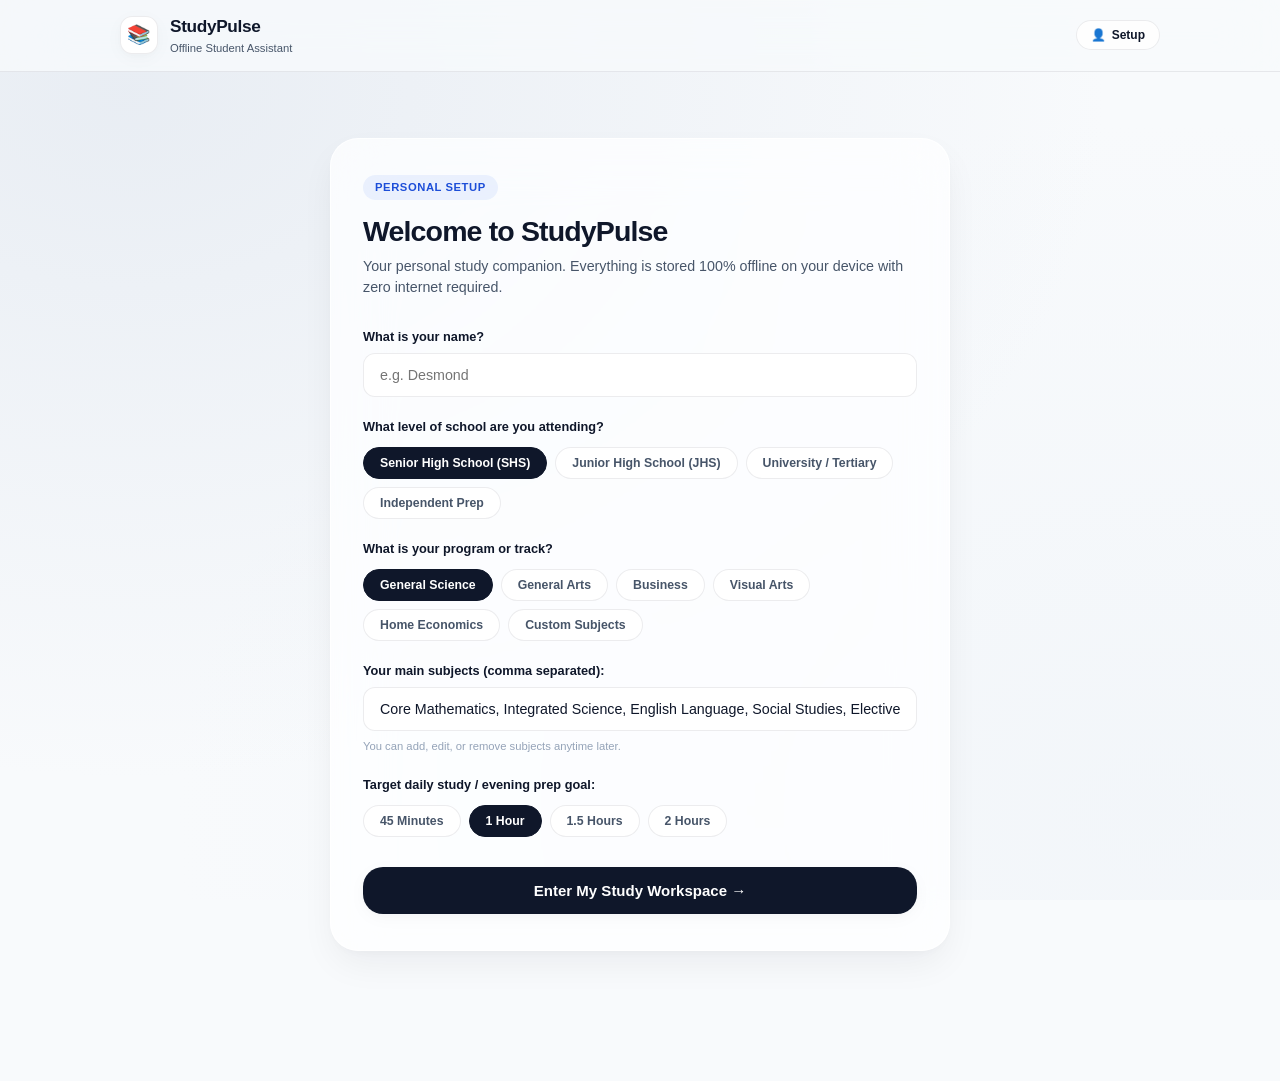
<file: StudyPulse/index.html>
﻿<!DOCTYPE html>
<html lang="en">
<head>
  <meta charset="UTF-8">
  <meta name="viewport" content="width=device-width, initial-scale=1.0, viewport-fit=cover">
  <title>StudyPulse - Offline Student Assistant & Planner</title>
  <meta name="description" content="Minimalist, 100% offline personal student assistant, timetable, and study planner.">
  <meta name="theme-color" content="#f8fafc">
  <meta name="apple-mobile-web-app-capable" content="yes">
  <meta name="apple-mobile-web-app-status-bar-style" content="default">
  <link rel="manifest" href="manifest.json">
  <link rel="stylesheet" href="styles.css">
</head>
<body>
  <div class="app-layout">
    
    <!-- Top Fluid Header -->
    <header class="app-header">
      <div class="header-inner">
        <div class="brand-group">
          <div class="brand-mark">📚</div>
          <div>
            <h1 class="brand-text-title">StudyPulse</h1>
            <p class="brand-text-sub">Offline Student Assistant</p>
          </div>
        </div>

        <div class="header-controls">
          <button id="btn-header-profile" class="btn-liquid btn-liquid-secondary" style="font-size: 0.8rem; padding: 7px 14px;" title="Profile & Settings">
            👤 <span id="header-user-label">Profile</span>
          </button>
        </div>
      </div>
    </header>

    <!-- Main Fluid Content Container -->
    <main class="content-wrapper">

      <!-- ================= 1. INITIAL INTRO & SETUP SCREEN ================= -->
      <section id="view-intro" class="intro-container">
        <div class="intro-hero-card">
          <span class="intro-badge">Personal Setup</span>
          <h2 class="intro-title">Welcome to StudyPulse</h2>
          <p class="intro-subtitle">Your personal study companion. Everything is stored 100% offline on your device with zero internet required.</p>

          <form id="form-intro-setup" class="intro-form">
            <!-- Name Field -->
            <div class="form-field-group">
              <label for="intro-name" class="field-label">What is your name?</label>
              <input type="text" id="intro-name" class="input-liquid" placeholder="e.g. Desmond" required autocomplete="name">
            </div>

            <!-- School Level -->
            <div class="form-field-group">
              <label class="field-label">What level of school are you attending?</label>
              <div class="chip-options-grid" id="school-level-chips">
                <button type="button" class="select-chip active" data-level="Senior High School (SHS)">Senior High School (SHS)</button>
                <button type="button" class="select-chip" data-level="Junior High School (JHS)">Junior High School (JHS)</button>
                <button type="button" class="select-chip" data-level="University / Tertiary">University / Tertiary</button>
                <button type="button" class="select-chip" data-level="Independent / NovDec">Independent Prep</button>
              </div>
            </div>

            <!-- Program / Track -->
            <div class="form-field-group">
              <label class="field-label">What is your program or track?</label>
              <div class="chip-options-grid" id="program-track-chips">
                <button type="button" class="select-chip active" data-track="General Science">General Science</button>
                <button type="button" class="select-chip" data-track="General Arts">General Arts</button>
                <button type="button" class="select-chip" data-track="Business">Business</button>
                <button type="button" class="select-chip" data-track="Visual Arts">Visual Arts</button>
                <button type="button" class="select-chip" data-track="Home Economics">Home Economics</button>
                <button type="button" class="select-chip" data-track="Custom">Custom Subjects</button>
              </div>
            </div>

            <!-- Subjects to Include -->
            <div class="form-field-group">
              <label for="intro-subjects-input" class="field-label">Your main subjects (comma separated):</label>
              <input type="text" id="intro-subjects-input" class="input-liquid" value="Core Mathematics, Integrated Science, English Language, Social Studies, Elective Mathematics, Physics, Chemistry, Biology">
              <span class="field-hint">You can add, edit, or remove subjects anytime later.</span>
            </div>

            <!-- Daily Prep Goal -->
            <div class="form-field-group">
              <label class="field-label">Target daily study / evening prep goal:</label>
              <div class="chip-options-grid" id="prep-goal-chips">
                <button type="button" class="select-chip" data-goal="45">45 Minutes</button>
                <button type="button" class="select-chip active" data-goal="60">1 Hour</button>
                <button type="button" class="select-chip" data-goal="90">1.5 Hours</button>
                <button type="button" class="select-chip" data-goal="120">2 Hours</button>
              </div>
            </div>

            <button type="submit" class="btn-start-workspace">
              Enter My Study Workspace →
            </button>
          </form>
        </div>
      </section>

      <!-- ================= 2. PERSONAL DASHBOARD (ACTIVE WORKSPACE) ================= -->
      <section id="view-dashboard" class="dashboard-view" style="display: none;">
        
        <!-- Segmented iOS Navigation Control -->
        <div class="segmented-nav-container">
          <div class="segmented-nav" id="segmented-nav">
            <button class="segment-btn active" data-tab="assistant">Assistant</button>
            <button class="segment-btn" data-tab="timetable">Timetable</button>
            <button class="segment-btn" data-tab="assignments">Assignments & Tasks</button>
            <button class="segment-btn" data-tab="goals">Goals & Habits</button>
            <button class="segment-btn" data-tab="focus">Prep Timer</button>
          </div>
        </div>

        <!-- TAB 1: ASSISTANT -->
        <div id="tab-assistant" class="tab-pane active">
          <div class="liquid-assistant-card">
            <div class="assistant-top-row">
              <h2 class="assistant-user-greeting" id="dash-greeting">Hello, Desmond</h2>
              <span class="assistant-copilot-tag">✨ Personal Study Copilot</span>
            </div>
            <p class="assistant-body-message" id="dash-assistant-msg">
              Welcome to your personal study hub. All your timetable slots, deadlines, and study streaks will be organized right here.
            </p>

            <div class="assistant-callout-liquid" id="dash-callout-box">
              <div class="callout-icon-circle">📋</div>
              <div>
                <div class="callout-heading" id="dash-callout-title">Ready to set up your schedule?</div>
                <div class="callout-desc" id="dash-callout-desc">You can start by adding your class periods, upcoming homework, or evening prep targets.</div>
              </div>
            </div>

            <div class="quick-action-strip">
              <button id="btn-quick-add-task" class="btn-liquid btn-liquid-primary">+ Add Assignment</button>
              <button id="btn-quick-add-period" class="btn-liquid btn-liquid-secondary">+ Add Timetable Slot</button>
              <button id="btn-quick-timer" class="btn-liquid btn-liquid-secondary">Start Prep Timer</button>
            </div>
          </div>

          <!-- iOS Notification Center Bubble Stack & Wheel -->
          <div class="ios-wheel-container" id="ios-wheel-container" style="margin-top: 24px;">
            <div class="ios-stack-header">
              <div class="ios-stack-title">
                <span>🔔</span> Notification Center
              </div>
              <button type="button" id="btn-toggle-stack-mode" class="ios-stack-toggle-btn">Expand Wheel ▾</button>
            </div>
            
            <div class="ios-notif-stream stacked" id="ios-notif-stream">
              <!-- Dynamic notification bubble cards with 3D wheel scroll -->
            </div>
          </div>

          <!-- Urgent / Upcoming Homework Strip -->
          <div class="liquid-section" style="margin-top: 24px;">
            <div class="section-header-row">
              <h3 class="section-title">Upcoming Tasks & Homework</h3>
              <span id="badge-urgent-count" class="item-tag tag-blue">0 items</span>
            </div>
            <div class="liquid-card" id="dash-tasks-container">
              <!-- Populated or empty state -->
            </div>
          </div>
        </div>

        <!-- TAB 2: TIMETABLE -->
        <div id="tab-timetable" class="tab-pane" style="display: none;">
          <div class="liquid-section">
            <div class="section-header-row">
              <div>
                <h3 class="section-title">Weekly Schedule</h3>
                <p class="brand-text-sub">Classes, practicals, and evening boarding prep</p>
              </div>
              <button id="btn-modal-add-timetable" class="btn-liquid btn-liquid-primary">+ Add Slot</button>
            </div>

            <!-- Day Selector Pills -->
            <div class="chip-options-grid" id="timetable-day-chips" style="margin: 6px 0 14px 0;">
              <button class="select-chip active" data-day="1">Monday</button>
              <button class="select-chip" data-day="2">Tuesday</button>
              <button class="select-chip" data-day="3">Wednesday</button>
              <button class="select-chip" data-day="4">Thursday</button>
              <button class="select-chip" data-day="5">Friday</button>
              <button class="select-chip" data-day="6">Saturday</button>
              <button class="select-chip" data-day="0">Sunday</button>
            </div>

            <div class="liquid-card" id="timetable-content-card">
              <!-- Populated timetable slots or clean empty state -->
            </div>
          </div>
        </div>

        <!-- TAB 3: ASSIGNMENTS & GROUP WORK -->
        <div id="tab-assignments" class="tab-pane" style="display: none;">
          <div class="liquid-section">
            <div class="section-header-row">
              <div>
                <h3 class="section-title">Assignments & Group Work</h3>
                <p class="brand-text-sub">Manage individual tasks and coordinate group members</p>
              </div>
              <button id="btn-modal-add-assignment" class="btn-liquid btn-liquid-primary">+ New Task</button>
            </div>

            <div class="chip-options-grid" id="assignment-filter-chips" style="margin: 6px 0 14px 0;">
              <button class="select-chip active" data-filter="all">All</button>
              <button class="select-chip" data-filter="pending">To-Do</button>
              <button class="select-chip" data-filter="group">Group Projects</button>
              <button class="select-chip" data-filter="completed">Completed</button>
            </div>

            <div class="liquid-card" id="assignments-content-card">
              <!-- Populated assignments or clean empty state -->
            </div>
          </div>
        </div>

        <!-- TAB 4: GOALS & HABITS -->
        <div id="tab-goals" class="tab-pane" style="display: none;">
          <div class="liquid-section">
            <div class="section-header-row">
              <div>
                <h3 class="section-title">Daily Goals & Study Habits</h3>
                <p class="brand-text-sub">Keep track of daily targets and study consistency</p>
              </div>
              <button id="btn-modal-add-goal" class="btn-liquid btn-liquid-primary">+ Add Target</button>
            </div>

            <div class="liquid-card" id="goals-content-card" style="margin-top: 10px;">
              <!-- Populated goals or clean empty state -->
            </div>
          </div>
        </div>

        <!-- TAB 5: PREP TIMER -->
        <div id="tab-focus" class="tab-pane" style="display: none;">
          <div class="liquid-section">
            <div class="section-header-row">
              <div>
                <h3 class="section-title">Focus & Prep Timer</h3>
                <p class="brand-text-sub">Offline study sessions with synthesized chime</p>
              </div>
            </div>

            <div class="liquid-card" style="text-align: center; padding: 40px 20px;">
              <div style="font-size: 0.85rem; font-weight: 700; color: var(--text-secondary); margin-bottom: 8px;" id="timer-subject-label">General Study</div>
              <div style="font-size: 3.8rem; font-weight: 800; letter-spacing: -0.04em; color: var(--text-primary); line-height: 1;" id="timer-display">25:00</div>
              <div style="font-size: 0.85rem; font-weight: 600; color: var(--text-muted); margin-top: 8px;" id="timer-mode-name">Focus Session • 5m Rest Scheduled</div>

              <!-- End of Focus / Rest Transition Card -->
              <div id="timer-rest-card" class="assistant-callout-liquid" style="display: none; max-width: 480px; margin: 18px auto 0 auto; text-align: left;">
                <div class="callout-icon-circle">☕</div>
                <div style="flex: 1;">
                  <div class="callout-heading" id="rest-card-heading">Focus Complete! Time to Recharge.</div>
                  <div class="callout-desc" id="rest-card-desc">You've completed your study session. Taking a quick break helps retain information.</div>
                  <div style="display: flex; gap: 8px; margin-top: 10px;">
                    <button id="btn-start-rest" class="btn-liquid btn-liquid-primary" style="font-size: 0.8rem; padding: 6px 14px;">Start Rest (<span id="rest-duration-text">5m</span>)</button>
                    <button id="btn-skip-rest" class="btn-liquid btn-liquid-secondary" style="font-size: 0.8rem; padding: 6px 12px;">Skip Break</button>
                  </div>
                </div>
              </div>

              <!-- 5 Presets + Custom Button -->
              <div class="chip-options-grid" style="justify-content: center; margin: 24px 0 16px 0;" id="timer-preset-chips">
                <!-- Populated dynamically via app.js -->
              </div>

              <!-- Controls -->
              <div style="display: flex; justify-content: center; gap: 14px;">
                <button id="btn-timer-reset" class="btn-liquid btn-liquid-secondary">Reset</button>
                <button id="btn-timer-toggle" class="btn-liquid btn-liquid-primary" style="padding: 12px 32px; font-size: 0.95rem;">
                  <span id="timer-toggle-label">Start Focus</span>
                </button>
              </div>

              <div style="margin-top: 24px; font-size: 0.8rem; color: var(--text-secondary);">
                Today's Total: <strong id="timer-today-mins">0 mins</strong>
              </div>
            </div>
          </div>
        </div>

      </section>

    </main>
  </div>

  <!-- ================= MODALS ================= -->

  <!-- Modal 1: Add Assignment -->
  <div class="liquid-modal-overlay" id="modal-assignment">
    <div class="liquid-modal-content">
      <div class="modal-header-row">
        <h3 class="modal-title-text">New Assignment / Project</h3>
        <button class="modal-close-icon" data-close="modal-assignment">&times;</button>
      </div>

      <form id="form-add-assignment" style="display: flex; flex-direction: column; gap: 14px;">
        <div class="form-field-group">
          <label class="field-label">Assignment Title *</label>
          <input type="text" id="task-title" class="input-liquid" placeholder="e.g. Exercise on Quadratic Equations" required>
        </div>

        <div style="display: flex; gap: 12px;">
          <div class="form-field-group" style="flex: 1;">
            <label class="field-label">Subject</label>
            <input type="text" id="task-subject" class="input-liquid" placeholder="e.g. Core Mathematics" required list="user-subjects-datalist">
            <datalist id="user-subjects-datalist"></datalist>
          </div>
          <div class="form-field-group" style="flex: 1;">
            <label class="field-label">Due Date *</label>
            <input type="date" id="task-due" class="input-liquid" required>
          </div>
        </div>

        <div style="display: flex; gap: 12px;">
          <div class="form-field-group" style="flex: 1;">
            <label class="field-label">Type</label>
            <select id="task-type" class="input-liquid">
              <option value="individual">Individual Task</option>
              <option value="group">&#x1F465; Group Project</option>
            </select>
          </div>
          <div class="form-field-group" style="flex: 1;">
            <label class="field-label">Priority</label>
            <select id="task-priority" class="input-liquid">
              <option value="medium">Standard</option>
              <option value="high">Urgent</option>
              <option value="low">Low</option>
            </select>
          </div>
        </div>

        <!-- Group Members field (if group) -->
        <div class="form-field-group" id="group-task-members-field" style="display: none;">
          <label class="field-label">Group Members (comma separated)</label>
          <input type="text" id="task-members" class="input-liquid" placeholder="e.g. Kwame, Ama, Kojo">
        </div>

        <div class="form-field-group">
          <label class="field-label">Notes &amp; Instructions (Optional)</label>
          <input type="text" id="task-notes" class="input-liquid" placeholder="Page numbers or teacher instructions">
        </div>

        <div style="display: flex; justify-content: flex-end; gap: 10px; margin-top: 8px;">
          <button type="button" class="btn-liquid btn-liquid-secondary" data-close="modal-assignment">Cancel</button>
          <button type="submit" class="btn-liquid btn-liquid-primary">Save Assignment</button>
        </div>
      </form>
    </div>
  </div>

  <!-- Modal 2: Add Timetable Slot -->
  <div class="liquid-modal-overlay" id="modal-timetable">
    <div class="liquid-modal-content">
      <div class="modal-header-row">
        <h3 class="modal-title-text">Add Schedule Slot</h3>
        <button class="modal-close-icon" data-close="modal-timetable">&times;</button>
      </div>

      <form id="form-add-timetable" style="display: flex; flex-direction: column; gap: 14px;">
        <div class="form-field-group">
          <label class="field-label">Subject / Activity *</label>
          <input type="text" id="slot-subject" class="input-liquid" placeholder="e.g. Integrated Science" required list="user-subjects-datalist">
        </div>

        <div style="display: flex; gap: 12px;">
          <div class="form-field-group" style="flex: 1;">
            <label class="field-label">Day of Week</label>
            <select id="slot-day" class="input-liquid">
              <option value="1">Monday</option>
              <option value="2">Tuesday</option>
              <option value="3">Wednesday</option>
              <option value="4">Thursday</option>
              <option value="5">Friday</option>
              <option value="6">Saturday</option>
              <option value="0">Sunday</option>
            </select>
          </div>
          <div class="form-field-group" style="flex: 1;">
            <label class="field-label">Category</label>
            <select id="slot-type" class="input-liquid">
              <option value="class">Class Period</option>
              <option value="prep">&#x1F319; Evening Prep</option>
              <option value="lab">Science / ICT Lab</option>
            </select>
          </div>
        </div>

        <div style="display: flex; gap: 12px;">
          <div class="form-field-group" style="flex: 1;">
            <label class="field-label">Start Time</label>
            <input type="time" id="slot-start" class="input-liquid" value="08:00" required>
          </div>
          <div class="form-field-group" style="flex: 1;">
            <label class="field-label">End Time</label>
            <input type="time" id="slot-end" class="input-liquid" value="08:50" required>
          </div>
        </div>

        <div class="form-field-group">
          <label class="field-label">Room or Teacher (Optional)</label>
          <input type="text" id="slot-room" class="input-liquid" placeholder="e.g. Science Lab 1 - Mr. Mensah">
        </div>

        <div style="display: flex; justify-content: flex-end; gap: 10px; margin-top: 8px;">
          <button type="button" class="btn-liquid btn-liquid-secondary" data-close="modal-timetable">Cancel</button>
          <button type="submit" class="btn-liquid btn-liquid-primary">Add Slot</button>
        </div>
      </form>
    </div>
  </div>

  <!-- Modal 3: Add Goal / Habit -->
  <div class="liquid-modal-overlay" id="modal-goal">
    <div class="liquid-modal-content">
      <div class="modal-header-row">
        <h3 class="modal-title-text">New Target or Habit</h3>
        <button class="modal-close-icon" data-close="modal-goal">&times;</button>
      </div>

      <form id="form-add-goal" style="display: flex; flex-direction: column; gap: 14px;">
        <div class="form-field-group">
          <label class="field-label">Type</label>
          <select id="goal-type" class="input-liquid">
            <option value="daily">&#x1F3AF; Today's Goal</option>
            <option value="habit">&#x1F525; Daily Study Habit (Recurring Streak)</option>
          </select>
        </div>

        <div class="form-field-group">
          <label class="field-label">Description *</label>
          <input type="text" id="goal-desc" class="input-liquid" placeholder="e.g. Solve 5 Past Questions on Trigonometry" required>
        </div>

        <div class="form-field-group">
          <label class="field-label">Subject</label>
          <input type="text" id="goal-subject-input" class="input-liquid" placeholder="e.g. Core Mathematics" list="user-subjects-datalist">
        </div>

        <div style="display: flex; justify-content: flex-end; gap: 10px; margin-top: 8px;">
          <button type="button" class="btn-liquid btn-liquid-secondary" data-close="modal-goal">Cancel</button>
          <button type="submit" class="btn-liquid btn-liquid-primary">Save Target</button>
        </div>
      </form>
    </div>
  </div>

  <!-- Modal 4: Profile & Settings -->
  <div class="liquid-modal-overlay" id="modal-profile">
    <div class="liquid-modal-content">
      <div class="modal-header-row">
        <h3 class="modal-title-text">Student Profile &amp; Settings</h3>
        <button class="modal-close-icon" data-close="modal-profile">&times;</button>
      </div>

      <div style="display: flex; flex-direction: column; gap: 16px;">
        <div style="background: var(--bg-page); padding: 14px 16px; border-radius: var(--radius-sm);">
          <div style="font-size: 0.95rem; font-weight: 700;" id="prof-display-name">Student</div>
          <div style="font-size: 0.8rem; color: var(--text-secondary);" id="prof-display-track">Track</div>
          <div style="font-size: 0.78rem; color: var(--text-muted); margin-top: 4px;" id="prof-display-subjects">Subjects</div>
        </div>

        <div>
          <h4 style="font-size: 0.88rem; font-weight: 700; margin-bottom: 6px;">Data &amp; Reset</h4>
          <p style="font-size: 0.8rem; color: var(--text-secondary); margin-bottom: 10px;">You can change your setup or reset to start over.</p>
          <div style="display: flex; gap: 10px;">
            <button id="btn-edit-setup" class="btn-liquid btn-liquid-secondary">Edit Setup Options</button>
            <button id="btn-reset-all" class="btn-liquid btn-liquid-secondary" style="color: var(--accent-red);">Clear All Data</button>
          </div>
        </div>
      </div>
    </div>
  </div>

  <!-- Modal 5: Custom Timer Preset -->
  <div class="liquid-modal-overlay" id="modal-custom-timer">
    <div class="liquid-modal-content">
      <div class="modal-header-row">
        <h3 class="modal-title-text">Create Custom Focus &amp; Rest Time</h3>
        <button class="modal-close-icon" data-close="modal-custom-timer">&times;</button>
      </div>

      <form id="form-custom-timer" style="display: flex; flex-direction: column; gap: 14px;">
        <div class="form-field-group">
          <label class="field-label">Focus / Study Duration (Minutes) *</label>
          <input type="number" id="custom-study-mins" class="input-liquid" placeholder="e.g. 50" min="1" max="240" required value="50">
        </div>

        <div class="form-field-group">
          <label class="field-label">Rest / Break Duration (Minutes)</label>
          <input type="number" id="custom-rest-mins" class="input-liquid" placeholder="e.g. 10" min="1" max="60" required value="10">
          <span class="field-hint">Auto-calculated to ~20% of study time, but you can customize it.</span>
        </div>

        <div class="form-field-group">
          <label class="field-label">Label / Name (Optional)</label>
          <input type="text" id="custom-timer-label" class="input-liquid" placeholder="e.g. 50m Deep Review">
        </div>

        <div style="display: flex; justify-content: flex-end; gap: 10px; margin-top: 8px;">
          <button type="button" class="btn-liquid btn-liquid-secondary" data-close="modal-custom-timer">Cancel</button>
          <button type="submit" class="btn-liquid btn-liquid-primary">Save Custom Preset</button>
        </div>
      </form>
    </div>
  </div>

  <!-- Core JavaScript -->
  <script src="app.js"></script>
</body>
</html>
</file>
<file: StudyPulse/styles.css>
/* ==========================================================================
   StudyPulse - iPhone Liquidity UI Design System
   Minimalist Off-White Frosted Glassmorphism | Zero Glow | Full Fluid Layout
   ========================================================================== */

:root {
  /* Off-White & Neutral Tones */
  --bg-page: #f8fafc;
  --bg-page-secondary: #f1f5f9;
  
  /* Frosted Glassmorphic Cards (iPhone Liquidity) */
  --glass-card: rgba(255, 255, 255, 0.75);
  --glass-card-elevated: rgba(255, 255, 255, 0.9);
  --glass-card-subtle: rgba(255, 255, 255, 0.5);
  --glass-blur: blur(28px) saturate(190%);
  
  /* Hairline Borders */
  --border-hairline: rgba(15, 23, 42, 0.08);
  --border-light: rgba(255, 255, 255, 0.8);
  --border-focus: #0f172a;

  /* Typography - Clean Slate & Deep Charcoal */
  --text-primary: #0f172a;
  --text-secondary: #475569;
  --text-muted: #94a3b8;
  --text-inverse: #ffffff;

  /* Accent Tones - Refined & Natural (No Neon) */
  --accent-dark: #0f172a;
  --accent-blue: #2563eb;
  --accent-green: #059669;
  --accent-amber: #d97706;
  --accent-red: #dc2626;

  /* Badges & Tags */
  --tag-bg-blue: rgba(37, 99, 235, 0.08);
  --tag-text-blue: #1d4ed8;
  --tag-bg-green: rgba(5, 150, 105, 0.08);
  --tag-text-green: #047857;
  --tag-bg-amber: rgba(217, 119, 6, 0.08);
  --tag-text-amber: #b45309;

  /* Radii - iPhone Squircle Hierarchy */
  --radius-xs: 8px;
  --radius-sm: 12px;
  --radius-md: 20px;
  --radius-lg: 28px;
  --radius-pill: 9999px;

  /* Pure Matte / Soft Shadows (Zero Glow) */
  --shadow-soft: 0 4px 20px -2px rgba(15, 23, 42, 0.04), 0 2px 6px -1px rgba(15, 23, 42, 0.02);
  --shadow-elevated: 0 16px 36px -4px rgba(15, 23, 42, 0.06), 0 4px 12px -2px rgba(15, 23, 42, 0.03);
  --shadow-sheet: 0 -12px 40px rgba(15, 23, 42, 0.08);

  /* Transitions */
  --transition-smooth: 0.25s cubic-bezier(0.16, 1, 0.3, 1);
}

/* Reset & Base */
*, *::before, *::after {
  box-sizing: border-box;
  margin: 0;
  padding: 0;
  -webkit-tap-highlight-color: transparent;
}

html, body {
  width: 100%;
  min-height: 100vh;
  background-color: var(--bg-page);
  color: var(--text-primary);
  font-family: -apple-system, BlinkMacSystemFont, "SF Pro Display", "SF Pro Text", "Segoe UI", Roboto, sans-serif;
  font-size: 15px;
  line-height: 1.5;
  -webkit-font-smoothing: antialiased;
  -moz-osx-font-smoothing: grayscale;
}

/* Fluid Liquid Layout (Full Screen, Adaptive & Spaced Out) */
.app-layout {
  width: 100%;
  min-height: 100vh;
  display: flex;
  flex-direction: column;
  background: 
    radial-gradient(at 10% 10%, rgba(226, 232, 240, 0.7) 0px, transparent 60%),
    radial-gradient(at 90% 90%, rgba(241, 245, 249, 0.8) 0px, transparent 60%),
    var(--bg-page);
  background-attachment: fixed;
}

.content-wrapper {
  width: 100%;
  max-width: 1040px;
  margin: 0 auto;
  padding: 24px 20px 100px 20px;
  flex: 1;
}

@media (min-width: 768px) {
  .content-wrapper {
    padding: 36px 32px 100px 32px;
  }
}

/* ================= Minimal Top Header ================= */
.app-header {
  position: sticky;
  top: 0;
  z-index: 40;
  background: rgba(248, 250, 252, 0.8);
  backdrop-filter: var(--glass-blur);
  -webkit-backdrop-filter: var(--glass-blur);
  border-bottom: 1px solid var(--border-hairline);
  padding: 14px 24px;
}

.header-inner {
  max-width: 1040px;
  margin: 0 auto;
  display: flex;
  align-items: center;
  justify-content: space-between;
}

.brand-group {
  display: flex;
  align-items: center;
  gap: 12px;
}

.brand-mark {
  width: 38px;
  height: 38px;
  border-radius: var(--radius-sm);
  background: #ffffff;
  border: 1px solid var(--border-hairline);
  box-shadow: var(--shadow-soft);
  display: flex;
  align-items: center;
  justify-content: center;
  font-size: 19px;
}

.brand-text-title {
  font-size: 1.15rem;
  font-weight: 700;
  color: var(--text-primary);
  letter-spacing: -0.02em;
}

.brand-text-sub {
  font-size: 0.75rem;
  color: var(--text-secondary);
  font-weight: 500;
}

.header-controls {
  display: flex;
  align-items: center;
  gap: 10px;
}

/* ================= 1. CLEAN INTRO / ONBOARDING SCREEN ================= */
.intro-container {
  max-width: 620px;
  margin: 30px auto;
  animation: slideUpFade 0.4s var(--transition-smooth);
}

@keyframes slideUpFade {
  from { opacity: 0; transform: translateY(16px); }
  to { opacity: 1; transform: translateY(0); }
}

.intro-hero-card {
  background: var(--glass-card);
  backdrop-filter: var(--glass-blur);
  -webkit-backdrop-filter: var(--glass-blur);
  border: 1px solid var(--border-light);
  border-radius: var(--radius-lg);
  padding: 36px 32px;
  box-shadow: var(--shadow-elevated);
}

.intro-badge {
  display: inline-block;
  font-size: 0.75rem;
  font-weight: 700;
  text-transform: uppercase;
  letter-spacing: 0.05em;
  padding: 4px 12px;
  border-radius: var(--radius-pill);
  background: var(--tag-bg-blue);
  color: var(--tag-text-blue);
  margin-bottom: 14px;
}

.intro-title {
  font-size: 1.9rem;
  font-weight: 800;
  color: var(--text-primary);
  letter-spacing: -0.03em;
  line-height: 1.2;
}

.intro-subtitle {
  font-size: 0.95rem;
  color: var(--text-secondary);
  margin-top: 8px;
  line-height: 1.5;
}

.intro-form {
  margin-top: 28px;
  display: flex;
  flex-direction: column;
  gap: 20px;
}

.form-field-group {
  display: flex;
  flex-direction: column;
  gap: 7px;
}

.field-label {
  font-size: 0.85rem;
  font-weight: 600;
  color: var(--text-primary);
}

.field-hint {
  font-size: 0.75rem;
  color: var(--text-muted);
}

.input-liquid {
  width: 100%;
  padding: 13px 16px;
  background: rgba(255, 255, 255, 0.85);
  border: 1px solid var(--border-hairline);
  border-radius: var(--radius-sm);
  color: var(--text-primary);
  font-size: 0.95rem;
  font-family: inherit;
  outline: none;
  transition: var(--transition-smooth);
}

.input-liquid:focus {
  background: #ffffff;
  border-color: var(--border-focus);
  box-shadow: 0 0 0 3px rgba(15, 23, 42, 0.08);
}

.chip-options-grid {
  display: flex;
  flex-wrap: wrap;
  gap: 8px;
  margin-top: 4px;
}

.select-chip {
  padding: 8px 16px;
  border-radius: var(--radius-pill);
  background: rgba(255, 255, 255, 0.8);
  border: 1px solid var(--border-hairline);
  color: var(--text-secondary);
  font-size: 0.82rem;
  font-weight: 600;
  cursor: pointer;
  transition: var(--transition-smooth);
}

.select-chip:hover {
  background: #ffffff;
  color: var(--text-primary);
}

.select-chip.active {
  background: var(--text-primary);
  color: var(--text-inverse);
  border-color: var(--text-primary);
}

.btn-start-workspace {
  margin-top: 10px;
  padding: 15px 28px;
  border-radius: var(--radius-md);
  background: var(--text-primary);
  color: var(--text-inverse);
  font-size: 1rem;
  font-weight: 700;
  border: none;
  cursor: pointer;
  display: flex;
  align-items: center;
  justify-content: center;
  gap: 8px;
  transition: var(--transition-smooth);
  box-shadow: var(--shadow-soft);
}

.btn-start-workspace:hover {
  transform: translateY(-1px);
  box-shadow: var(--shadow-elevated);
}

.btn-start-workspace:active {
  transform: scale(0.99);
}

/* ================= 2. MAIN DASHBOARD (POST-SETUP) ================= */
.dashboard-view {
  display: flex;
  flex-direction: column;
  gap: 28px;
  animation: fadeIn 0.3s ease;
}

@keyframes fadeIn {
  from { opacity: 0; }
  to { opacity: 1; }
}

/* Segmented Control / Top Navigation Strip */
.segmented-nav-container {
  display: flex;
  justify-content: center;
  margin-bottom: 8px;
}

.segmented-nav {
  display: inline-flex;
  padding: 4px;
  background: rgba(226, 232, 240, 0.65);
  backdrop-filter: var(--glass-blur);
  -webkit-backdrop-filter: var(--glass-blur);
  border-radius: var(--radius-pill);
  border: 1px solid var(--border-hairline);
  gap: 2px;
  overflow-x: auto;
  max-width: 100%;
}

.segment-btn {
  padding: 8px 18px;
  border-radius: var(--radius-pill);
  border: none;
  background: transparent;
  color: var(--text-secondary);
  font-size: 0.85rem;
  font-weight: 600;
  cursor: pointer;
  white-space: nowrap;
  transition: var(--transition-smooth);
}

.segment-btn:hover {
  color: var(--text-primary);
}

.segment-btn.active {
  background: #ffffff;
  color: var(--text-primary);
  box-shadow: var(--shadow-soft);
}

/* Assistant Card - Liquid Minimalist */
.liquid-assistant-card {
  background: var(--glass-card);
  backdrop-filter: var(--glass-blur);
  -webkit-backdrop-filter: var(--glass-blur);
  border: 1px solid var(--border-light);
  border-radius: var(--radius-lg);
  padding: 28px 30px;
  box-shadow: var(--shadow-soft);
  display: flex;
  flex-direction: column;
  gap: 16px;
}

.assistant-top-row {
  display: flex;
  justify-content: space-between;
  align-items: center;
}

.assistant-user-greeting {
  font-size: 1.55rem;
  font-weight: 800;
  color: var(--text-primary);
  letter-spacing: -0.02em;
}

.assistant-copilot-tag {
  font-size: 0.75rem;
  font-weight: 700;
  padding: 4px 12px;
  border-radius: var(--radius-pill);
  background: var(--tag-bg-blue);
  color: var(--tag-text-blue);
}

.assistant-body-message {
  font-size: 0.95rem;
  color: var(--text-secondary);
  line-height: 1.5;
}

.assistant-callout-liquid {
  padding: 16px 20px;
  border-radius: var(--radius-md);
  background: rgba(255, 255, 255, 0.9);
  border: 1px solid var(--border-hairline);
  display: flex;
  align-items: flex-start;
  gap: 14px;
}

.callout-icon-circle {
  width: 36px;
  height: 36px;
  border-radius: 50%;
  background: rgba(15, 23, 42, 0.05);
  display: flex;
  align-items: center;
  justify-content: center;
  font-size: 17px;
  flex-shrink: 0;
}

.callout-heading {
  font-size: 0.9rem;
  font-weight: 700;
  color: var(--text-primary);
}

.callout-desc {
  font-size: 0.82rem;
  color: var(--text-secondary);
  margin-top: 2px;
}

.quick-action-strip {
  display: flex;
  flex-wrap: wrap;
  gap: 10px;
}

/* Glassmorphic Sections & Cards */
.liquid-section {
  display: flex;
  flex-direction: column;
  gap: 14px;
}

.section-header-row {
  display: flex;
  justify-content: space-between;
  align-items: center;
}

.section-title {
  font-size: 1.15rem;
  font-weight: 700;
  color: var(--text-primary);
  letter-spacing: -0.01em;
}

.liquid-card {
  background: var(--glass-card);
  backdrop-filter: var(--glass-blur);
  -webkit-backdrop-filter: var(--glass-blur);
  border: 1px solid var(--border-light);
  border-radius: var(--radius-md);
  padding: 20px 22px;
  box-shadow: var(--shadow-soft);
  transition: var(--transition-smooth);
}

.liquid-card:hover {
  background: var(--glass-card-elevated);
}

/* Empty State Cards */
.empty-state-card {
  background: var(--glass-card-subtle);
  border: 1px dashed rgba(15, 23, 42, 0.15);
  border-radius: var(--radius-md);
  padding: 36px 24px;
  text-align: center;
  display: flex;
  flex-direction: column;
  align-items: center;
  gap: 10px;
}

.empty-state-icon {
  font-size: 2rem;
  margin-bottom: 2px;
}

.empty-state-title {
  font-size: 0.95rem;
  font-weight: 700;
  color: var(--text-primary);
}

.empty-state-desc {
  font-size: 0.82rem;
  color: var(--text-secondary);
  max-width: 360px;
}

/* Buttons */
.btn-liquid {
  display: inline-flex;
  align-items: center;
  justify-content: center;
  gap: 6px;
  font-family: inherit;
  font-size: 0.85rem;
  font-weight: 600;
  padding: 9px 18px;
  border-radius: var(--radius-pill);
  border: none;
  cursor: pointer;
  transition: var(--transition-smooth);
}

.btn-liquid-primary {
  background: var(--text-primary);
  color: var(--text-inverse);
}

.btn-liquid-primary:hover {
  opacity: 0.9;
}

.btn-liquid-secondary {
  background: rgba(255, 255, 255, 0.8);
  color: var(--text-primary);
  border: 1px solid var(--border-hairline);
}

.btn-liquid-secondary:hover {
  background: #ffffff;
}

/* Task & Timetable Item Rows */
.item-row {
  display: flex;
  justify-content: space-between;
  align-items: center;
  gap: 14px;
  padding: 14px 0;
  border-bottom: 1px solid var(--border-hairline);
}

.item-row:last-child {
  border-bottom: none;
  padding-bottom: 0;
}

.item-row:first-child {
  padding-top: 0;
}

.item-left {
  display: flex;
  align-items: center;
  gap: 12px;
  flex: 1;
}

.item-title {
  font-size: 0.92rem;
  font-weight: 600;
  color: var(--text-primary);
}

.item-subtitle {
  font-size: 0.78rem;
  color: var(--text-secondary);
  margin-top: 2px;
}

.item-tag {
  display: inline-block;
  padding: 3px 10px;
  border-radius: var(--radius-pill);
  font-size: 0.72rem;
  font-weight: 700;
}

.tag-blue { background: var(--tag-bg-blue); color: var(--tag-text-blue); }
.tag-amber { background: var(--tag-bg-amber); color: var(--tag-text-amber); }
.tag-green { background: var(--tag-bg-green); color: var(--tag-text-green); }

/* Custom iOS Checkbox */
.ios-checkbox {
  width: 22px;
  height: 22px;
  border-radius: 6px;
  border: 1.5px solid rgba(15, 23, 42, 0.25);
  background: #ffffff;
  display: flex;
  align-items: center;
  justify-content: center;
  cursor: pointer;
  flex-shrink: 0;
  transition: var(--transition-smooth);
}

.ios-checkbox.checked {
  background: var(--text-primary);
  border-color: var(--text-primary);
}

.ios-checkbox.checked::after {
  content: "✓";
  color: #ffffff;
  font-size: 13px;
  font-weight: 800;
}

/* Modal Bottom Sheets */
.liquid-modal-overlay {
  position: fixed;
  top: 0;
  left: 0;
  width: 100vw;
  height: 100vh;
  background: rgba(15, 23, 42, 0.25);
  backdrop-filter: blur(10px);
  -webkit-backdrop-filter: blur(10px);
  z-index: 90;
  display: flex;
  align-items: center;
  justify-content: center;
  padding: 20px;
  opacity: 0;
  pointer-events: none;
  transition: opacity 0.2s ease;
}

.liquid-modal-overlay.active {
  opacity: 1;
  pointer-events: auto;
}

.liquid-modal-content {
  width: 100%;
  max-width: 520px;
  background: #ffffff;
  border-radius: var(--radius-lg);
  box-shadow: var(--shadow-elevated);
  padding: 28px 28px;
  transform: translateY(12px) scale(0.98);
  transition: transform 0.25s var(--transition-smooth);
}

.liquid-modal-overlay.active .liquid-modal-content {
  transform: translateY(0) scale(1);
}

.modal-header-row {
  display: flex;
  justify-content: space-between;
  align-items: center;
  margin-bottom: 20px;
}

.modal-title-text {
  font-size: 1.15rem;
  font-weight: 800;
  color: var(--text-primary);
}

.modal-close-icon {
  background: rgba(15, 23, 42, 0.05);
  border: none;
  width: 32px;
  height: 32px;
  border-radius: 50%;
  font-size: 16px;
  cursor: pointer;
  display: flex;
  align-items: center;
  justify-content: center;
  color: var(--text-secondary);
}

/* ==========================================================================
   3. iOS NOTIFICATION STACK & 3D BUBBLE WHEEL SCROLL
   ========================================================================== */
.ios-wheel-container {
  perspective: 1200px;
  perspective-origin: center top;
  margin: 18px 0;
  position: relative;
}

.ios-stack-header {
  display: flex;
  justify-content: space-between;
  align-items: center;
  margin-bottom: 12px;
  padding: 0 4px;
}

.ios-stack-title {
  font-size: 0.85rem;
  font-weight: 700;
  color: var(--text-secondary);
  text-transform: uppercase;
  letter-spacing: 0.04em;
  display: flex;
  align-items: center;
  gap: 6px;
}

.ios-stack-toggle-btn {
  font-size: 0.75rem;
  font-weight: 600;
  color: var(--accent-blue);
  background: none;
  border: none;
  cursor: pointer;
  padding: 2px 6px;
  border-radius: var(--radius-xs);
  transition: var(--transition-smooth);
}

.ios-stack-toggle-btn:hover {
  background: rgba(37, 99, 235, 0.08);
}

/* The Bubble Stack / Wheel List */
.ios-notif-stream {
  display: flex;
  flex-direction: column;
  gap: 10px;
  transition: all 0.35s cubic-bezier(0.25, 1, 0.35, 1);
  transform-style: preserve-3d;
}

/* Bubble Card Item */
.ios-bubble-card {
  background: rgba(255, 255, 255, 0.82);
  backdrop-filter: var(--glass-blur);
  -webkit-backdrop-filter: var(--glass-blur);
  border: 1px solid var(--border-light);
  border-radius: var(--radius-md);
  padding: 16px 18px;
  box-shadow: var(--shadow-soft);
  transform-origin: center top;
  transition: transform 0.3s cubic-bezier(0.2, 0.8, 0.25, 1), opacity 0.3s ease, box-shadow 0.3s ease;
  cursor: pointer;
  position: relative;
  will-change: transform, opacity;
}

.ios-bubble-card:hover {
  background: rgba(255, 255, 255, 0.95);
  box-shadow: var(--shadow-elevated);
}

.ios-bubble-header {
  display: flex;
  justify-content: space-between;
  align-items: center;
  margin-bottom: 6px;
}

.ios-bubble-app-tag {
  display: flex;
  align-items: center;
  gap: 6px;
  font-size: 0.75rem;
  font-weight: 700;
  color: var(--text-primary);
}

.ios-bubble-time {
  font-size: 0.7rem;
  color: var(--text-muted);
}

.ios-bubble-title {
  font-size: 0.92rem;
  font-weight: 700;
  color: var(--text-primary);
  line-height: 1.35;
}

.ios-bubble-text {
  font-size: 0.82rem;
  color: var(--text-secondary);
  margin-top: 3px;
  line-height: 1.45;
}

/* Collapsed Stack Mode (Like iPhone Locked Screen Stack) */
.ios-notif-stream.stacked {
  position: relative;
  height: 110px;
}

.ios-notif-stream.stacked .ios-bubble-card {
  position: absolute;
  top: 0;
  left: 0;
  width: 100%;
}

.ios-notif-stream.stacked .ios-bubble-card:nth-child(1) {
  transform: translateY(0) scale(1);
  z-index: 5;
  opacity: 1;
}

.ios-notif-stream.stacked .ios-bubble-card:nth-child(2) {
  transform: translateY(12px) scale(0.95);
  z-index: 4;
  opacity: 0.85;
}

.ios-notif-stream.stacked .ios-bubble-card:nth-child(3) {
  transform: translateY(22px) scale(0.9);
  z-index: 3;
  opacity: 0.7;
}

.ios-notif-stream.stacked .ios-bubble-card:nth-child(n+4) {
  transform: translateY(30px) scale(0.85);
  z-index: 2;
  opacity: 0;
  pointer-events: none;
}

/* Expanded Wheel Mode (3D Barrel Roll / Cylinder Wheel) */
.ios-notif-stream.wheel {
  perspective: 1000px;
  gap: 12px;
}
</file>
<file: StudyPulse/android/app/src/main/assets/www/styles.css>
/* ==========================================================================
   StudyPulse - iPhone Liquidity UI Design System
   Minimalist Off-White Frosted Glassmorphism | Zero Glow | Full Fluid Layout
   ========================================================================== */

:root {
  /* Off-White & Neutral Tones */
  --bg-page: #f8fafc;
  --bg-page-secondary: #f1f5f9;
  
  /* Frosted Glassmorphic Cards (iPhone Liquidity) */
  --glass-card: rgba(255, 255, 255, 0.75);
  --glass-card-elevated: rgba(255, 255, 255, 0.9);
  --glass-card-subtle: rgba(255, 255, 255, 0.5);
  --glass-blur: blur(28px) saturate(190%);
  
  /* Hairline Borders */
  --border-hairline: rgba(15, 23, 42, 0.08);
  --border-light: rgba(255, 255, 255, 0.8);
  --border-focus: #0f172a;

  /* Typography - Clean Slate & Deep Charcoal */
  --text-primary: #0f172a;
  --text-secondary: #475569;
  --text-muted: #94a3b8;
  --text-inverse: #ffffff;

  /* Accent Tones - Refined & Natural (No Neon) */
  --accent-dark: #0f172a;
  --accent-blue: #2563eb;
  --accent-green: #059669;
  --accent-amber: #d97706;
  --accent-red: #dc2626;

  /* Badges & Tags */
  --tag-bg-blue: rgba(37, 99, 235, 0.08);
  --tag-text-blue: #1d4ed8;
  --tag-bg-green: rgba(5, 150, 105, 0.08);
  --tag-text-green: #047857;
  --tag-bg-amber: rgba(217, 119, 6, 0.08);
  --tag-text-amber: #b45309;

  /* Radii - iPhone Squircle Hierarchy */
  --radius-xs: 8px;
  --radius-sm: 12px;
  --radius-md: 20px;
  --radius-lg: 28px;
  --radius-pill: 9999px;

  /* Pure Matte / Soft Shadows (Zero Glow) */
  --shadow-soft: 0 4px 20px -2px rgba(15, 23, 42, 0.04), 0 2px 6px -1px rgba(15, 23, 42, 0.02);
  --shadow-elevated: 0 16px 36px -4px rgba(15, 23, 42, 0.06), 0 4px 12px -2px rgba(15, 23, 42, 0.03);
  --shadow-sheet: 0 -12px 40px rgba(15, 23, 42, 0.08);

  /* Transitions */
  --transition-smooth: 0.25s cubic-bezier(0.16, 1, 0.3, 1);
}

/* Reset & Base */
*, *::before, *::after {
  box-sizing: border-box;
  margin: 0;
  padding: 0;
  -webkit-tap-highlight-color: transparent;
}

html, body {
  width: 100%;
  min-height: 100vh;
  background-color: var(--bg-page);
  color: var(--text-primary);
  font-family: -apple-system, BlinkMacSystemFont, "SF Pro Display", "SF Pro Text", "Segoe UI", Roboto, sans-serif;
  font-size: 15px;
  line-height: 1.5;
  -webkit-font-smoothing: antialiased;
  -moz-osx-font-smoothing: grayscale;
}

/* Fluid Liquid Layout (Full Screen, Adaptive & Spaced Out) */
.app-layout {
  width: 100%;
  min-height: 100vh;
  display: flex;
  flex-direction: column;
  background: 
    radial-gradient(at 10% 10%, rgba(226, 232, 240, 0.7) 0px, transparent 60%),
    radial-gradient(at 90% 90%, rgba(241, 245, 249, 0.8) 0px, transparent 60%),
    var(--bg-page);
  background-attachment: fixed;
}

.content-wrapper {
  width: 100%;
  max-width: 1040px;
  margin: 0 auto;
  padding: 24px 20px 100px 20px;
  flex: 1;
}

@media (min-width: 768px) {
  .content-wrapper {
    padding: 36px 32px 100px 32px;
  }
}

/* ================= Minimal Top Header ================= */
.app-header {
  position: sticky;
  top: 0;
  z-index: 40;
  background: rgba(248, 250, 252, 0.8);
  backdrop-filter: var(--glass-blur);
  -webkit-backdrop-filter: var(--glass-blur);
  border-bottom: 1px solid var(--border-hairline);
  padding: 14px 24px;
}

.header-inner {
  max-width: 1040px;
  margin: 0 auto;
  display: flex;
  align-items: center;
  justify-content: space-between;
}

.brand-group {
  display: flex;
  align-items: center;
  gap: 12px;
}

.brand-mark {
  width: 38px;
  height: 38px;
  border-radius: var(--radius-sm);
  background: #ffffff;
  border: 1px solid var(--border-hairline);
  box-shadow: var(--shadow-soft);
  display: flex;
  align-items: center;
  justify-content: center;
  font-size: 19px;
}

.brand-text-title {
  font-size: 1.15rem;
  font-weight: 700;
  color: var(--text-primary);
  letter-spacing: -0.02em;
}

.brand-text-sub {
  font-size: 0.75rem;
  color: var(--text-secondary);
  font-weight: 500;
}

.header-controls {
  display: flex;
  align-items: center;
  gap: 10px;
}

/* ================= 1. CLEAN INTRO / ONBOARDING SCREEN ================= */
.intro-container {
  max-width: 620px;
  margin: 30px auto;
  animation: slideUpFade 0.4s var(--transition-smooth);
}

@keyframes slideUpFade {
  from { opacity: 0; transform: translateY(16px); }
  to { opacity: 1; transform: translateY(0); }
}

.intro-hero-card {
  background: var(--glass-card);
  backdrop-filter: var(--glass-blur);
  -webkit-backdrop-filter: var(--glass-blur);
  border: 1px solid var(--border-light);
  border-radius: var(--radius-lg);
  padding: 36px 32px;
  box-shadow: var(--shadow-elevated);
}

.intro-badge {
  display: inline-block;
  font-size: 0.75rem;
  font-weight: 700;
  text-transform: uppercase;
  letter-spacing: 0.05em;
  padding: 4px 12px;
  border-radius: var(--radius-pill);
  background: var(--tag-bg-blue);
  color: var(--tag-text-blue);
  margin-bottom: 14px;
}

.intro-title {
  font-size: 1.9rem;
  font-weight: 800;
  color: var(--text-primary);
  letter-spacing: -0.03em;
  line-height: 1.2;
}

.intro-subtitle {
  font-size: 0.95rem;
  color: var(--text-secondary);
  margin-top: 8px;
  line-height: 1.5;
}

.intro-form {
  margin-top: 28px;
  display: flex;
  flex-direction: column;
  gap: 20px;
}

.form-field-group {
  display: flex;
  flex-direction: column;
  gap: 7px;
}

.field-label {
  font-size: 0.85rem;
  font-weight: 600;
  color: var(--text-primary);
}

.field-hint {
  font-size: 0.75rem;
  color: var(--text-muted);
}

.input-liquid {
  width: 100%;
  padding: 13px 16px;
  background: rgba(255, 255, 255, 0.85);
  border: 1px solid var(--border-hairline);
  border-radius: var(--radius-sm);
  color: var(--text-primary);
  font-size: 0.95rem;
  font-family: inherit;
  outline: none;
  transition: var(--transition-smooth);
}

.input-liquid:focus {
  background: #ffffff;
  border-color: var(--border-focus);
  box-shadow: 0 0 0 3px rgba(15, 23, 42, 0.08);
}

.chip-options-grid {
  display: flex;
  flex-wrap: wrap;
  gap: 8px;
  margin-top: 4px;
}

.select-chip {
  padding: 8px 16px;
  border-radius: var(--radius-pill);
  background: rgba(255, 255, 255, 0.8);
  border: 1px solid var(--border-hairline);
  color: var(--text-secondary);
  font-size: 0.82rem;
  font-weight: 600;
  cursor: pointer;
  transition: var(--transition-smooth);
}

.select-chip:hover {
  background: #ffffff;
  color: var(--text-primary);
}

.select-chip.active {
  background: var(--text-primary);
  color: var(--text-inverse);
  border-color: var(--text-primary);
}

.btn-start-workspace {
  margin-top: 10px;
  padding: 15px 28px;
  border-radius: var(--radius-md);
  background: var(--text-primary);
  color: var(--text-inverse);
  font-size: 1rem;
  font-weight: 700;
  border: none;
  cursor: pointer;
  display: flex;
  align-items: center;
  justify-content: center;
  gap: 8px;
  transition: var(--transition-smooth);
  box-shadow: var(--shadow-soft);
}

.btn-start-workspace:hover {
  transform: translateY(-1px);
  box-shadow: var(--shadow-elevated);
}

.btn-start-workspace:active {
  transform: scale(0.99);
}

/* ================= 2. MAIN DASHBOARD (POST-SETUP) ================= */
.dashboard-view {
  display: flex;
  flex-direction: column;
  gap: 28px;
  animation: fadeIn 0.3s ease;
}

@keyframes fadeIn {
  from { opacity: 0; }
  to { opacity: 1; }
}

/* Segmented Control / Top Navigation Strip */
.segmented-nav-container {
  display: flex;
  justify-content: center;
  margin-bottom: 8px;
}

.segmented-nav {
  display: inline-flex;
  padding: 4px;
  background: rgba(226, 232, 240, 0.65);
  backdrop-filter: var(--glass-blur);
  -webkit-backdrop-filter: var(--glass-blur);
  border-radius: var(--radius-pill);
  border: 1px solid var(--border-hairline);
  gap: 2px;
  overflow-x: auto;
  max-width: 100%;
}

.segment-btn {
  padding: 8px 18px;
  border-radius: var(--radius-pill);
  border: none;
  background: transparent;
  color: var(--text-secondary);
  font-size: 0.85rem;
  font-weight: 600;
  cursor: pointer;
  white-space: nowrap;
  transition: var(--transition-smooth);
}

.segment-btn:hover {
  color: var(--text-primary);
}

.segment-btn.active {
  background: #ffffff;
  color: var(--text-primary);
  box-shadow: var(--shadow-soft);
}

/* Assistant Card - Liquid Minimalist */
.liquid-assistant-card {
  background: var(--glass-card);
  backdrop-filter: var(--glass-blur);
  -webkit-backdrop-filter: var(--glass-blur);
  border: 1px solid var(--border-light);
  border-radius: var(--radius-lg);
  padding: 28px 30px;
  box-shadow: var(--shadow-soft);
  display: flex;
  flex-direction: column;
  gap: 16px;
}

.assistant-top-row {
  display: flex;
  justify-content: space-between;
  align-items: center;
}

.assistant-user-greeting {
  font-size: 1.55rem;
  font-weight: 800;
  color: var(--text-primary);
  letter-spacing: -0.02em;
}

.assistant-copilot-tag {
  font-size: 0.75rem;
  font-weight: 700;
  padding: 4px 12px;
  border-radius: var(--radius-pill);
  background: var(--tag-bg-blue);
  color: var(--tag-text-blue);
}

.assistant-body-message {
  font-size: 0.95rem;
  color: var(--text-secondary);
  line-height: 1.5;
}

.assistant-callout-liquid {
  padding: 16px 20px;
  border-radius: var(--radius-md);
  background: rgba(255, 255, 255, 0.9);
  border: 1px solid var(--border-hairline);
  display: flex;
  align-items: flex-start;
  gap: 14px;
}

.callout-icon-circle {
  width: 36px;
  height: 36px;
  border-radius: 50%;
  background: rgba(15, 23, 42, 0.05);
  display: flex;
  align-items: center;
  justify-content: center;
  font-size: 17px;
  flex-shrink: 0;
}

.callout-heading {
  font-size: 0.9rem;
  font-weight: 700;
  color: var(--text-primary);
}

.callout-desc {
  font-size: 0.82rem;
  color: var(--text-secondary);
  margin-top: 2px;
}

.quick-action-strip {
  display: flex;
  flex-wrap: wrap;
  gap: 10px;
}

/* Glassmorphic Sections & Cards */
.liquid-section {
  display: flex;
  flex-direction: column;
  gap: 14px;
}

.section-header-row {
  display: flex;
  justify-content: space-between;
  align-items: center;
}

.section-title {
  font-size: 1.15rem;
  font-weight: 700;
  color: var(--text-primary);
  letter-spacing: -0.01em;
}

.liquid-card {
  background: var(--glass-card);
  backdrop-filter: var(--glass-blur);
  -webkit-backdrop-filter: var(--glass-blur);
  border: 1px solid var(--border-light);
  border-radius: var(--radius-md);
  padding: 20px 22px;
  box-shadow: var(--shadow-soft);
  transition: var(--transition-smooth);
}

.liquid-card:hover {
  background: var(--glass-card-elevated);
}

/* Empty State Cards */
.empty-state-card {
  background: var(--glass-card-subtle);
  border: 1px dashed rgba(15, 23, 42, 0.15);
  border-radius: var(--radius-md);
  padding: 36px 24px;
  text-align: center;
  display: flex;
  flex-direction: column;
  align-items: center;
  gap: 10px;
}

.empty-state-icon {
  font-size: 2rem;
  margin-bottom: 2px;
}

.empty-state-title {
  font-size: 0.95rem;
  font-weight: 700;
  color: var(--text-primary);
}

.empty-state-desc {
  font-size: 0.82rem;
  color: var(--text-secondary);
  max-width: 360px;
}

/* Buttons */
.btn-liquid {
  display: inline-flex;
  align-items: center;
  justify-content: center;
  gap: 6px;
  font-family: inherit;
  font-size: 0.85rem;
  font-weight: 600;
  padding: 9px 18px;
  border-radius: var(--radius-pill);
  border: none;
  cursor: pointer;
  transition: var(--transition-smooth);
}

.btn-liquid-primary {
  background: var(--text-primary);
  color: var(--text-inverse);
}

.btn-liquid-primary:hover {
  opacity: 0.9;
}

.btn-liquid-secondary {
  background: rgba(255, 255, 255, 0.8);
  color: var(--text-primary);
  border: 1px solid var(--border-hairline);
}

.btn-liquid-secondary:hover {
  background: #ffffff;
}

/* Task & Timetable Item Rows */
.item-row {
  display: flex;
  justify-content: space-between;
  align-items: center;
  gap: 14px;
  padding: 14px 0;
  border-bottom: 1px solid var(--border-hairline);
}

.item-row:last-child {
  border-bottom: none;
  padding-bottom: 0;
}

.item-row:first-child {
  padding-top: 0;
}

.item-left {
  display: flex;
  align-items: center;
  gap: 12px;
  flex: 1;
}

.item-title {
  font-size: 0.92rem;
  font-weight: 600;
  color: var(--text-primary);
}

.item-subtitle {
  font-size: 0.78rem;
  color: var(--text-secondary);
  margin-top: 2px;
}

.item-tag {
  display: inline-block;
  padding: 3px 10px;
  border-radius: var(--radius-pill);
  font-size: 0.72rem;
  font-weight: 700;
}

.tag-blue { background: var(--tag-bg-blue); color: var(--tag-text-blue); }
.tag-amber { background: var(--tag-bg-amber); color: var(--tag-text-amber); }
.tag-green { background: var(--tag-bg-green); color: var(--tag-text-green); }

/* Custom iOS Checkbox */
.ios-checkbox {
  width: 22px;
  height: 22px;
  border-radius: 6px;
  border: 1.5px solid rgba(15, 23, 42, 0.25);
  background: #ffffff;
  display: flex;
  align-items: center;
  justify-content: center;
  cursor: pointer;
  flex-shrink: 0;
  transition: var(--transition-smooth);
}

.ios-checkbox.checked {
  background: var(--text-primary);
  border-color: var(--text-primary);
}

.ios-checkbox.checked::after {
  content: "✓";
  color: #ffffff;
  font-size: 13px;
  font-weight: 800;
}

/* Modal Bottom Sheets */
.liquid-modal-overlay {
  position: fixed;
  top: 0;
  left: 0;
  width: 100vw;
  height: 100vh;
  background: rgba(15, 23, 42, 0.25);
  backdrop-filter: blur(10px);
  -webkit-backdrop-filter: blur(10px);
  z-index: 90;
  display: flex;
  align-items: center;
  justify-content: center;
  padding: 20px;
  opacity: 0;
  pointer-events: none;
  transition: opacity 0.2s ease;
}

.liquid-modal-overlay.active {
  opacity: 1;
  pointer-events: auto;
}

.liquid-modal-content {
  width: 100%;
  max-width: 520px;
  background: #ffffff;
  border-radius: var(--radius-lg);
  box-shadow: var(--shadow-elevated);
  padding: 28px 28px;
  transform: translateY(12px) scale(0.98);
  transition: transform 0.25s var(--transition-smooth);
}

.liquid-modal-overlay.active .liquid-modal-content {
  transform: translateY(0) scale(1);
}

.modal-header-row {
  display: flex;
  justify-content: space-between;
  align-items: center;
  margin-bottom: 20px;
}

.modal-title-text {
  font-size: 1.15rem;
  font-weight: 800;
  color: var(--text-primary);
}

.modal-close-icon {
  background: rgba(15, 23, 42, 0.05);
  border: none;
  width: 32px;
  height: 32px;
  border-radius: 50%;
  font-size: 16px;
  cursor: pointer;
  display: flex;
  align-items: center;
  justify-content: center;
  color: var(--text-secondary);
}

/* ==========================================================================
   3. iOS NOTIFICATION STACK & 3D BUBBLE WHEEL SCROLL
   ========================================================================== */
.ios-wheel-container {
  perspective: 1200px;
  perspective-origin: center top;
  margin: 18px 0;
  position: relative;
}

.ios-stack-header {
  display: flex;
  justify-content: space-between;
  align-items: center;
  margin-bottom: 12px;
  padding: 0 4px;
}

.ios-stack-title {
  font-size: 0.85rem;
  font-weight: 700;
  color: var(--text-secondary);
  text-transform: uppercase;
  letter-spacing: 0.04em;
  display: flex;
  align-items: center;
  gap: 6px;
}

.ios-stack-toggle-btn {
  font-size: 0.75rem;
  font-weight: 600;
  color: var(--accent-blue);
  background: none;
  border: none;
  cursor: pointer;
  padding: 2px 6px;
  border-radius: var(--radius-xs);
  transition: var(--transition-smooth);
}

.ios-stack-toggle-btn:hover {
  background: rgba(37, 99, 235, 0.08);
}

/* The Bubble Stack / Wheel List */
.ios-notif-stream {
  display: flex;
  flex-direction: column;
  gap: 10px;
  transition: all 0.35s cubic-bezier(0.25, 1, 0.35, 1);
  transform-style: preserve-3d;
}

/* Bubble Card Item */
.ios-bubble-card {
  background: rgba(255, 255, 255, 0.82);
  backdrop-filter: var(--glass-blur);
  -webkit-backdrop-filter: var(--glass-blur);
  border: 1px solid var(--border-light);
  border-radius: var(--radius-md);
  padding: 16px 18px;
  box-shadow: var(--shadow-soft);
  transform-origin: center top;
  transition: transform 0.3s cubic-bezier(0.2, 0.8, 0.25, 1), opacity 0.3s ease, box-shadow 0.3s ease;
  cursor: pointer;
  position: relative;
  will-change: transform, opacity;
}

.ios-bubble-card:hover {
  background: rgba(255, 255, 255, 0.95);
  box-shadow: var(--shadow-elevated);
}

.ios-bubble-header {
  display: flex;
  justify-content: space-between;
  align-items: center;
  margin-bottom: 6px;
}

.ios-bubble-app-tag {
  display: flex;
  align-items: center;
  gap: 6px;
  font-size: 0.75rem;
  font-weight: 700;
  color: var(--text-primary);
}

.ios-bubble-time {
  font-size: 0.7rem;
  color: var(--text-muted);
}

.ios-bubble-title {
  font-size: 0.92rem;
  font-weight: 700;
  color: var(--text-primary);
  line-height: 1.35;
}

.ios-bubble-text {
  font-size: 0.82rem;
  color: var(--text-secondary);
  margin-top: 3px;
  line-height: 1.45;
}

/* Collapsed Stack Mode (Like iPhone Locked Screen Stack) */
.ios-notif-stream.stacked {
  position: relative;
  height: 110px;
}

.ios-notif-stream.stacked .ios-bubble-card {
  position: absolute;
  top: 0;
  left: 0;
  width: 100%;
}

.ios-notif-stream.stacked .ios-bubble-card:nth-child(1) {
  transform: translateY(0) scale(1);
  z-index: 5;
  opacity: 1;
}

.ios-notif-stream.stacked .ios-bubble-card:nth-child(2) {
  transform: translateY(12px) scale(0.95);
  z-index: 4;
  opacity: 0.85;
}

.ios-notif-stream.stacked .ios-bubble-card:nth-child(3) {
  transform: translateY(22px) scale(0.9);
  z-index: 3;
  opacity: 0.7;
}

.ios-notif-stream.stacked .ios-bubble-card:nth-child(n+4) {
  transform: translateY(30px) scale(0.85);
  z-index: 2;
  opacity: 0;
  pointer-events: none;
}

/* Expanded Wheel Mode (3D Barrel Roll / Cylinder Wheel) */
.ios-notif-stream.wheel {
  perspective: 1000px;
  gap: 12px;
}
</file>
